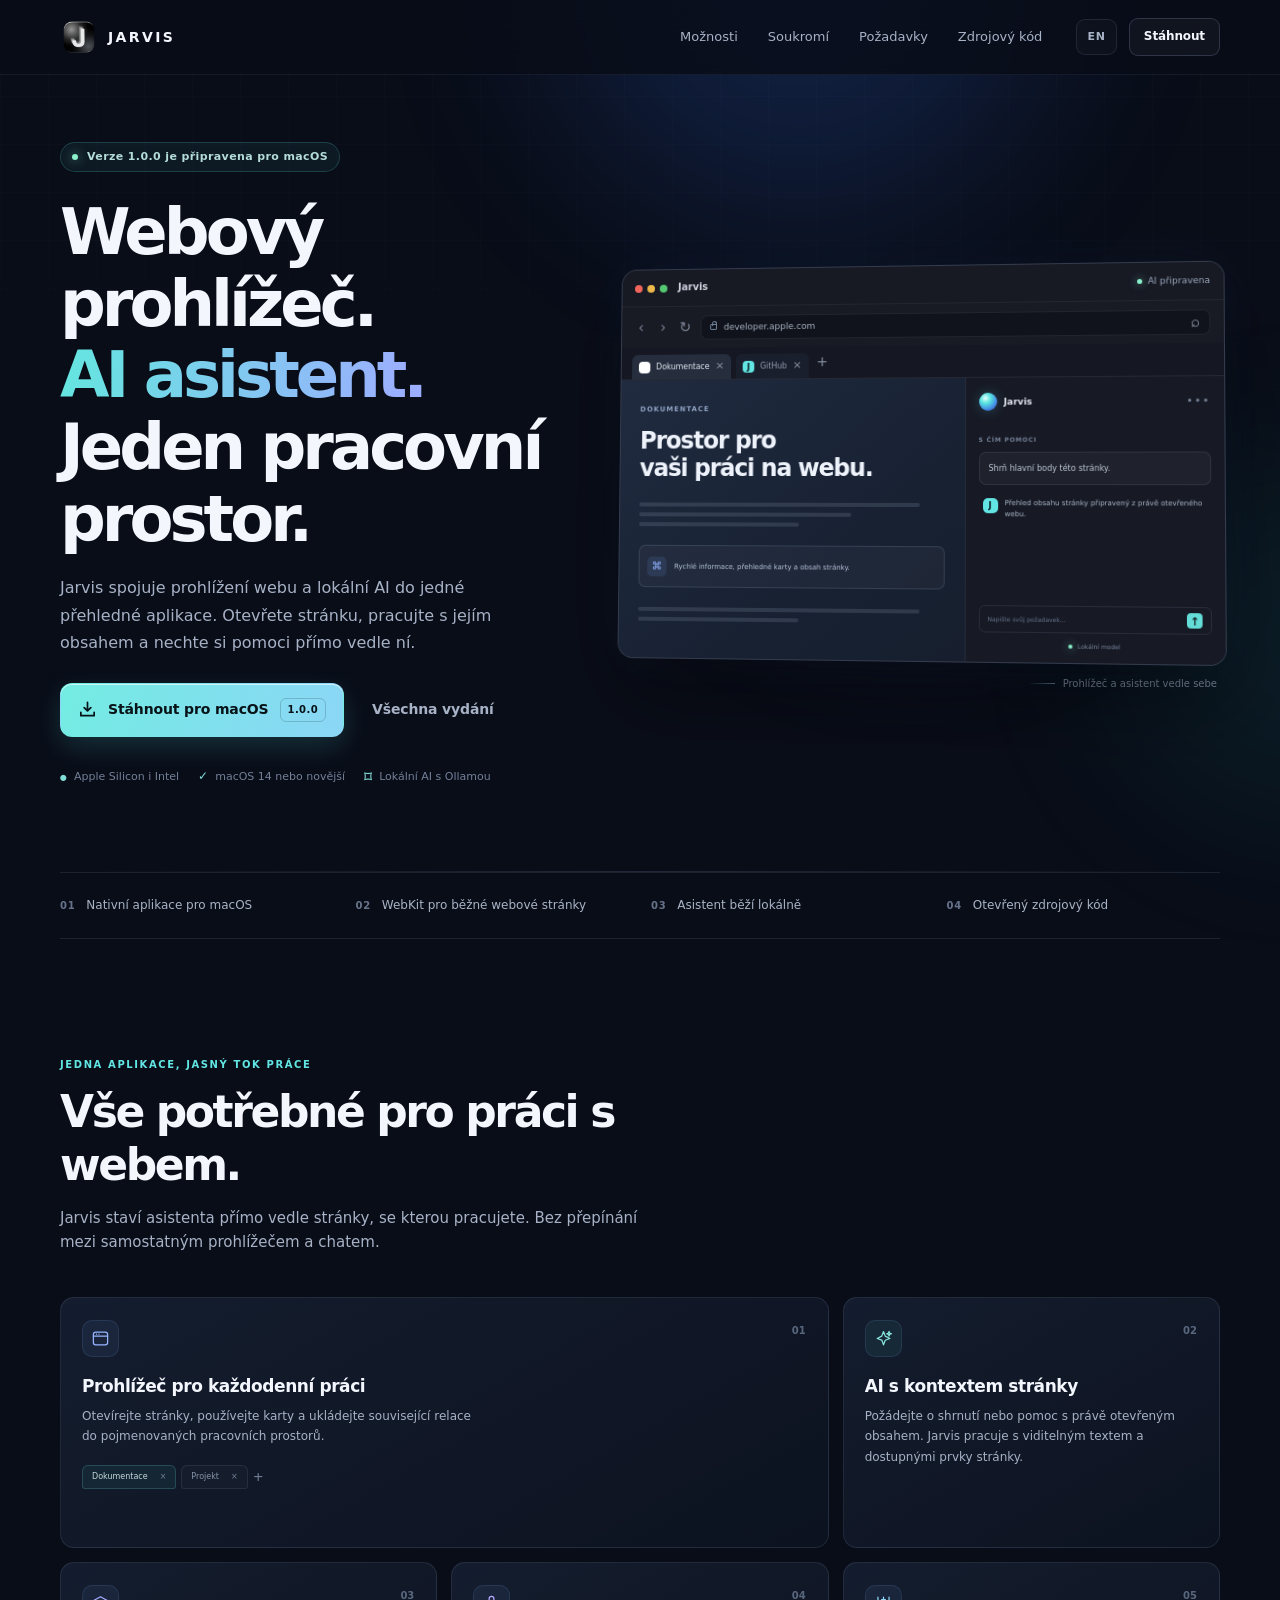
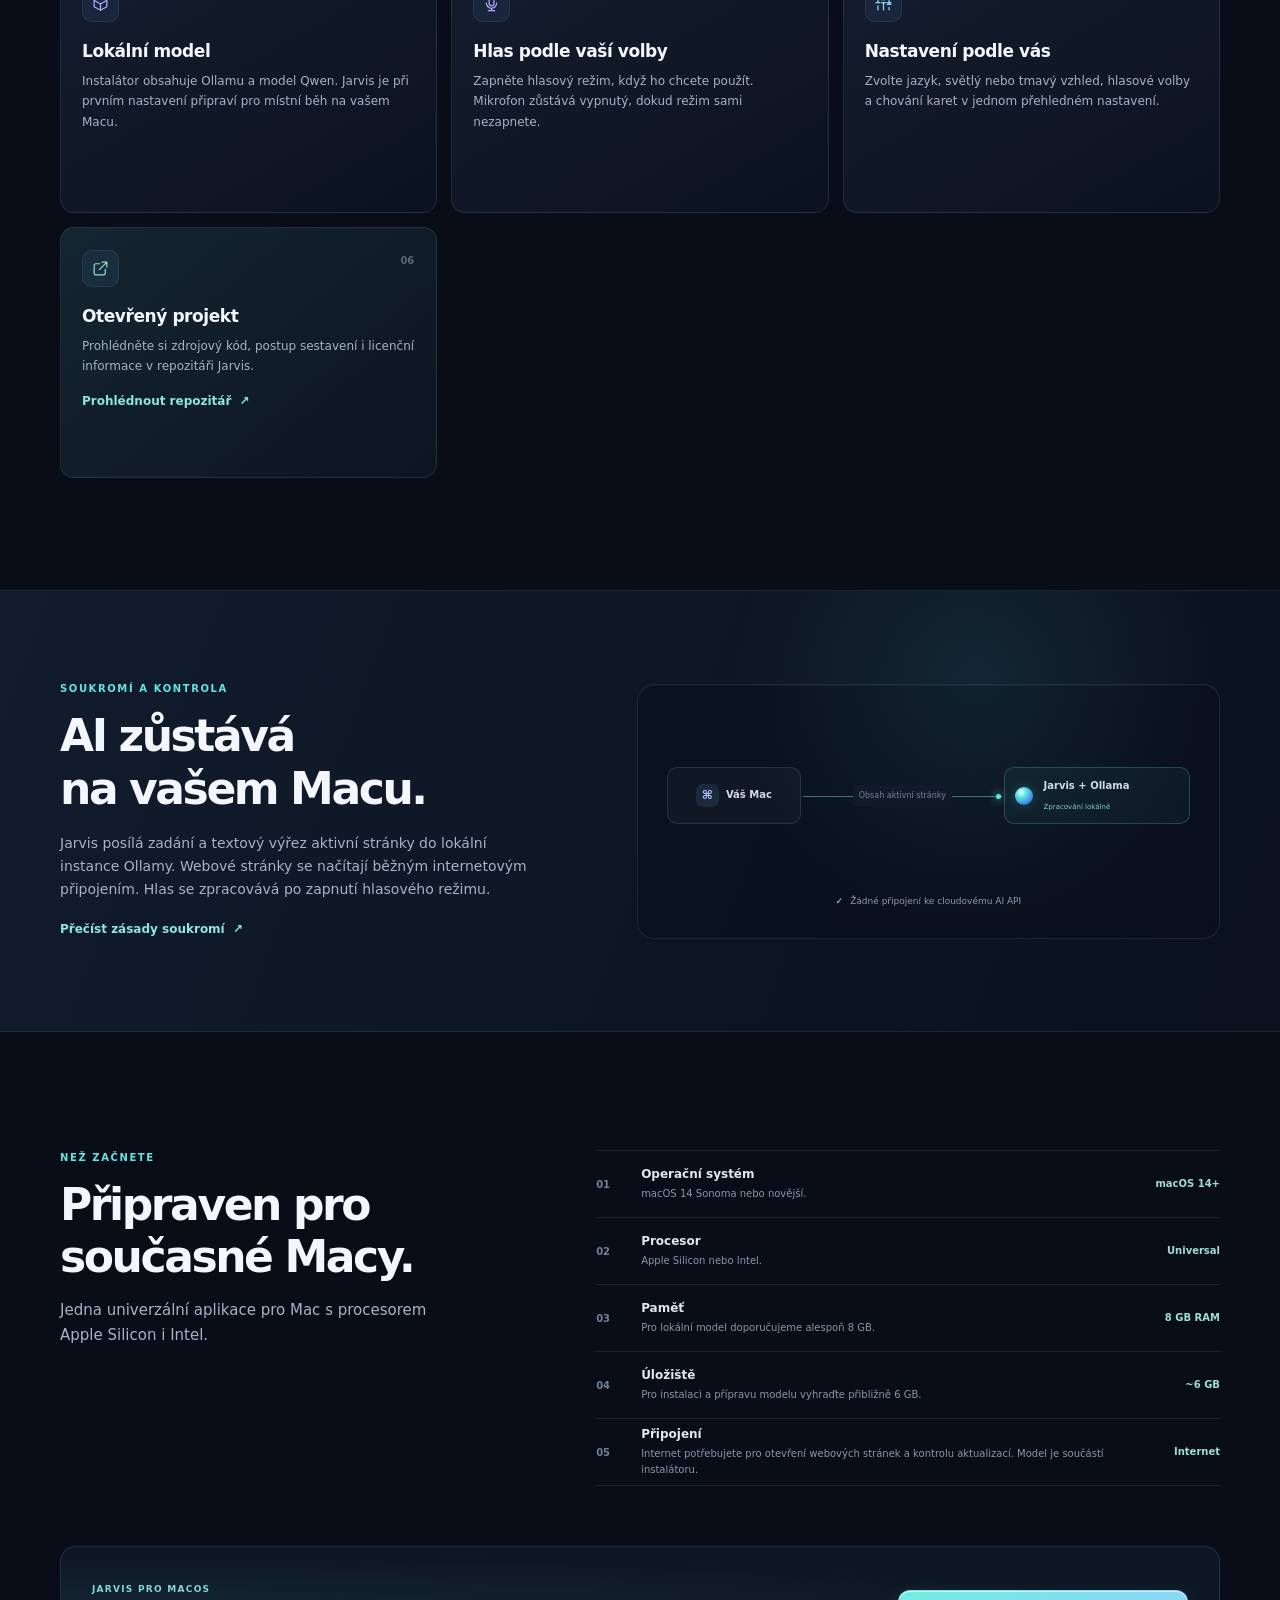
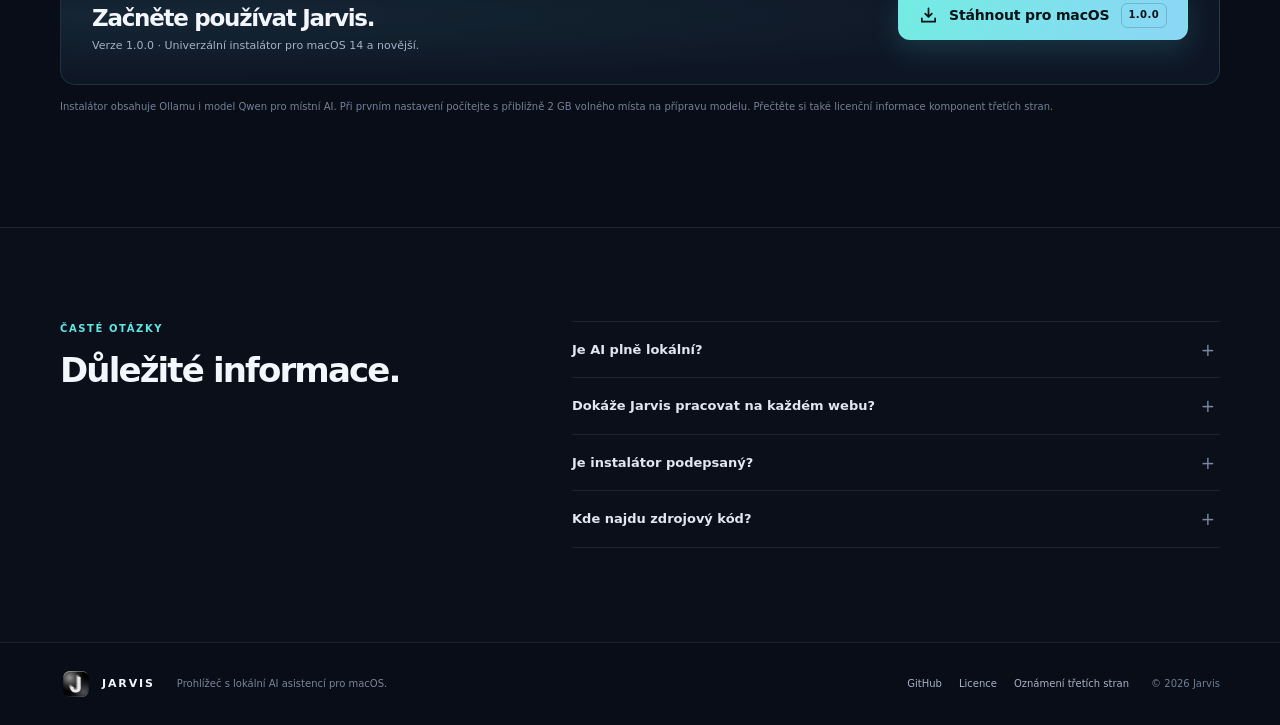
<file: docs/index.html>
<!doctype html>
<html lang="cs">
<head>
  <meta charset="utf-8">
  <meta name="viewport" content="width=device-width, initial-scale=1">
  <meta name="theme-color" content="#0b1020">
  <meta name="description" content="Jarvis spojuje webový prohlížeč a lokální AI asistenci v jedné aplikaci pro macOS. Stáhněte si univerzální verzi pro Apple Silicon i Intel.">
  <meta property="og:title" content="Jarvis — prohlížeč s AI pro macOS">
  <meta property="og:description" content="Webový prohlížeč a lokální AI asistent v jedné aplikaci.">
  <meta property="og:type" content="website">
  <link rel="icon" type="image/png" href="assets/jarvis-icon.png">
  <link rel="stylesheet" href="styles.css">
  <title>Jarvis — prohlížeč s AI pro macOS</title>
</head>
<body>
  <div class="ambient ambient-one" aria-hidden="true"></div>
  <div class="ambient ambient-two" aria-hidden="true"></div>

  <header class="site-header">
    <nav class="nav shell" aria-label="Hlavní navigace">
      <a class="brand" href="#top" aria-label="Jarvis, domů">
        <img src="assets/jarvis-icon.png" alt="" width="38" height="38">
        <span>JARVIS</span>
      </a>
      <div class="nav-links" id="nav-links">
        <a href="#features" data-i18n="navFeatures">Možnosti</a>
        <a href="#privacy" data-i18n="navPrivacy">Soukromí</a>
        <a href="#requirements" data-i18n="navRequirements">Požadavky</a>
        <a href="https://github.com/WilliamKlierq/Jarvis" target="_blank" rel="noreferrer" data-i18n="navSource">Zdrojový kód</a>
      </div>
      <div class="nav-actions">
        <button class="language-toggle" id="language-toggle" type="button" aria-label="Switch language to English">EN</button>
        <a class="button button-small button-outline" href="#download" data-i18n="navDownload">Stáhnout</a>
        <button class="menu-toggle" id="menu-toggle" type="button" aria-expanded="false" aria-controls="nav-links" aria-label="Otevřít navigaci">
          <span></span><span></span>
        </button>
      </div>
    </nav>
  </header>

  <main id="top">
    <section class="hero shell">
      <div class="hero-copy">
        <div class="eyebrow"><span class="status-dot"></span><span data-i18n="eyebrow">Verze 1.0.0 je připravena pro macOS</span></div>
        <h1 data-i18n="heroTitle">Webový prohlížeč.<br><span>AI asistent.</span><br>Jeden pracovní prostor.</h1>
        <p class="hero-lead" data-i18n="heroLead">Jarvis spojuje prohlížení webu a lokální AI do jedné přehledné aplikace. Otevřete stránku, pracujte s jejím obsahem a nechte si pomoci přímo vedle ní.</p>
        <div class="hero-actions" id="download">
          <a class="button button-primary" id="download-button" href="https://github.com/WilliamKlierq/Jarvis/releases/latest" aria-label="Stáhnout Jarvis 1.0.0 pro macOS">
            <svg viewBox="0 0 20 20" aria-hidden="true"><path d="M10 2.5v9m0 0 3.5-3.5M10 11.5 6.5 8M3 13v3.5h14V13"/></svg>
            <span data-i18n="downloadButton">Stáhnout pro macOS</span>
            <span class="button-version">1.0.0</span>
          </a>
          <a class="button button-quiet" href="https://github.com/WilliamKlierq/Jarvis/releases" target="_blank" rel="noreferrer" data-i18n="releasesButton">Všechna vydání</a>
        </div>
        <div class="hero-meta">
          <span><i class="meta-icon meta-apple">●</i><span data-i18n="metaUniversal">Apple Silicon i Intel</span></span>
          <span><i class="meta-icon meta-check">✓</i><span data-i18n="metaMinimum">macOS 14 nebo novější</span></span>
          <span><i class="meta-icon meta-shield">⌑</i><span data-i18n="metaLocal">Lokální AI s Ollamou</span></span>
        </div>
      </div>

      <div class="hero-visual" aria-label="Stylizovaný náhled okna aplikace Jarvis">
        <div class="visual-glow" aria-hidden="true"></div>
        <div class="app-window">
          <div class="window-titlebar">
            <div class="traffic-lights"><i></i><i></i><i></i></div>
            <span>Jarvis</span>
            <div class="window-title-spacer"></div>
            <span class="window-status"><i></i><span data-i18n="previewLocal">AI připravena</span></span>
          </div>
          <div class="browser-toolbar">
            <div class="toolbar-symbol">‹</div><div class="toolbar-symbol">›</div><div class="toolbar-symbol">↻</div>
            <div class="address-bar"><span class="lock-mark"></span><span>developer.apple.com</span><span class="address-end">⌕</span></div>
          </div>
          <div class="tab-strip">
            <div class="tab tab-active"><span class="tab-favicon">A</span><span data-i18n="previewTab">Dokumentace</span><b>×</b></div>
            <div class="tab tab-inactive"><span class="tab-favicon tab-favicon-cyan">J</span><span>GitHub</span><b>×</b></div>
            <span class="tab-plus">+</span>
          </div>
          <div class="window-content">
            <div class="page-preview">
              <div class="page-kicker" data-i18n="previewPageKicker">DOKUMENTACE</div>
              <div class="page-heading" data-i18n="previewPageTitle">Prostor pro<br>vaši práci na webu.</div>
              <div class="page-line page-line-wide"></div><div class="page-line"></div><div class="page-line page-line-short"></div>
              <div class="page-card"><span class="page-card-icon">⌘</span><span data-i18n="previewPageCard">Rychlé informace, přehledné karty a obsah stránky.</span></div>
              <div class="page-line page-line-wide"></div><div class="page-line page-line-short"></div>
            </div>
            <aside class="assistant-preview">
              <div class="assistant-heading"><span class="assistant-orb"></span><span>Jarvis</span><span class="assistant-more">•••</span></div>
              <div class="assistant-label" data-i18n="previewAssistantLabel">S ČÍM POMOCI</div>
              <div class="assistant-message" data-i18n="previewAssistantPrompt">Shrň hlavní body této stránky.</div>
              <div class="assistant-response">
                <span class="response-mark">J</span>
                <p data-i18n="previewAssistantAnswer">Přehled obsahu stránky připravený z právě otevřeného webu.</p>
              </div>
              <div class="assistant-input"><span data-i18n="previewInput">Napište svůj požadavek…</span><b>↑</b></div>
              <div class="assistant-footnote"><i></i><span data-i18n="previewFootnote">Lokální model</span></div>
            </aside>
          </div>
        </div>
        <div class="visual-caption"><span class="caption-line"></span><span data-i18n="previewCaption">Prohlížeč a asistent vedle sebe</span></div>
      </div>
      <div class="hero-bottom-fade" aria-hidden="true"></div>
    </section>

    <section class="trust-strip shell" aria-label="Přehled platformy">
      <div><span class="trust-number">01</span><span data-i18n="trustOne">Nativní aplikace pro macOS</span></div>
      <div><span class="trust-number">02</span><span data-i18n="trustTwo">WebKit pro běžné webové stránky</span></div>
      <div><span class="trust-number">03</span><span data-i18n="trustThree">Asistent běží lokálně</span></div>
      <div><span class="trust-number">04</span><span data-i18n="trustFour">Otevřený zdrojový kód</span></div>
    </section>

    <section class="section shell" id="features">
      <div class="section-heading">
        <div class="section-kicker" data-i18n="featuresKicker">JEDNA APLIKACE, JASNÝ TOK PRÁCE</div>
        <h2 data-i18n="featuresTitle">Vše potřebné pro práci s webem.</h2>
        <p data-i18n="featuresLead">Jarvis staví asistenta přímo vedle stránky, se kterou pracujete. Bez přepínání mezi samostatným prohlížečem a chatem.</p>
      </div>
      <div class="feature-grid">
        <article class="feature-card feature-card-large">
          <div class="feature-icon icon-browser"><svg viewBox="0 0 24 24" aria-hidden="true"><rect x="3" y="4" width="18" height="16" rx="3"/><path d="M3 9h18M7 6.5h.01M10 6.5h.01"/></svg></div>
          <span class="card-index">01</span>
          <h3 data-i18n="featureBrowserTitle">Prohlížeč pro každodenní práci</h3>
          <p data-i18n="featureBrowserText">Otevírejte stránky, používejte karty a ukládejte související relace do pojmenovaných pracovních prostorů.</p>
          <div class="mini-tabs"><span class="mini-tab mini-tab-active">Dokumentace <b>×</b></span><span class="mini-tab">Projekt <b>×</b></span><span class="mini-add">+</span></div>
        </article>
        <article class="feature-card">
          <div class="feature-icon icon-assistant"><svg viewBox="0 0 24 24" aria-hidden="true"><path d="M12 3.2 14.2 9l5.8 3-5.8 2.2-2.2 5.8L9.8 14 4 12l5.8-3z"/><path d="m19 3 .8 2.2L22 6l-2.2.8L19 9l-.8-2.2L16 6l2.2-.8z"/></svg></div>
          <span class="card-index">02</span>
          <h3 data-i18n="featureAssistantTitle">AI s kontextem stránky</h3>
          <p data-i18n="featureAssistantText">Požádejte o shrnutí nebo pomoc s právě otevřeným obsahem. Jarvis pracuje s viditelným textem a dostupnými prvky stránky.</p>
        </article>
        <article class="feature-card">
          <div class="feature-icon icon-model"><svg viewBox="0 0 24 24" aria-hidden="true"><path d="M12 3.5 20 8v8l-8 4.5L4 16V8z"/><path d="m4.4 8.2 7.6 4.4 7.6-4.4M12 12.6v7.7"/></svg></div>
          <span class="card-index">03</span>
          <h3 data-i18n="featureLocalTitle">Lokální model</h3>
          <p data-i18n="featureLocalText">Asistent používá Ollamu a model Qwen na vašem Macu. První nastavení stáhne potřebné komponenty z jejich oficiálních zdrojů.</p>
        </article>
        <article class="feature-card">
          <div class="feature-icon icon-voice"><svg viewBox="0 0 24 24" aria-hidden="true"><rect x="9" y="3" width="6" height="12" rx="3"/><path d="M5.5 11.5a6.5 6.5 0 0 0 13 0M12 18v3m-4 0h8"/></svg></div>
          <span class="card-index">04</span>
          <h3 data-i18n="featureVoiceTitle">Hlas podle vaší volby</h3>
          <p data-i18n="featureVoiceText">Zapněte hlasový režim, když ho chcete použít. Mikrofon zůstává vypnutý, dokud režim sami nezapnete.</p>
        </article>
        <article class="feature-card">
          <div class="feature-icon icon-control"><svg viewBox="0 0 24 24" aria-hidden="true"><path d="M5 4v7m0 4v5M12 4v3m0 4v9m7-16v9m0 4v3M2.5 11h5m2 0h5m2 0h5m-12-4h5m2 6h5"/></svg></div>
          <span class="card-index">05</span>
          <h3 data-i18n="featureControlTitle">Nastavení podle vás</h3>
          <p data-i18n="featureControlText">Zvolte jazyk, světlý nebo tmavý vzhled, hlasové volby a chování karet v jednom přehledném nastavení.</p>
        </article>
        <article class="feature-card feature-card-accent">
          <div class="feature-icon icon-open"><svg viewBox="0 0 24 24" aria-hidden="true"><path d="M14 4h6v6m-.5-5.5-9 9"/><path d="M18 13v5a2 2 0 0 1-2 2H6a2 2 0 0 1-2-2V8a2 2 0 0 1 2-2h5"/></svg></div>
          <span class="card-index">06</span>
          <h3 data-i18n="featureOpenTitle">Otevřený projekt</h3>
          <p data-i18n="featureOpenText">Prohlédněte si zdrojový kód, postup sestavení i licenční informace v repozitáři Jarvis.</p>
          <a class="text-link" href="https://github.com/WilliamKlierq/Jarvis" target="_blank" rel="noreferrer"><span data-i18n="featureSourceLink">Prohlédnout repozitář</span><span aria-hidden="true">↗</span></a>
        </article>
      </div>
    </section>

    <section class="privacy-section" id="privacy">
      <div class="privacy-inner shell">
        <div class="privacy-copy">
          <div class="section-kicker" data-i18n="privacyKicker">SOUKROMÍ A KONTROLA</div>
          <h2 data-i18n="privacyTitle">AI zůstává<br>na vašem Macu.</h2>
          <p data-i18n="privacyLead">Jarvis posílá zadání a textový výřez aktivní stránky do lokální instance Ollamy. Webové stránky se načítají běžným internetovým připojením. Hlas se zpracovává po zapnutí hlasového režimu.</p>
          <a class="text-link" href="https://github.com/WilliamKlierq/Jarvis#privacy" target="_blank" rel="noreferrer"><span data-i18n="privacyMore">Přečíst zásady soukromí</span><span aria-hidden="true">↗</span></a>
        </div>
        <div class="privacy-diagram" aria-label="Schéma lokálního zpracování">
          <div class="diagram-node diagram-user"><span class="node-symbol">⌘</span><span data-i18n="diagramMac">Váš Mac</span></div>
          <div class="diagram-connection"><span data-i18n="diagramPage">Obsah aktivní stránky</span><i></i></div>
          <div class="diagram-node diagram-ai"><span class="diagram-orb"></span><span>Jarvis + Ollama</span><small data-i18n="diagramLocal">Zpracování lokálně</small></div>
          <div class="diagram-note"><span class="note-check">✓</span><span data-i18n="diagramNote">Žádné připojení ke cloudovému AI API</span></div>
        </div>
      </div>
    </section>

    <section class="section shell" id="requirements">
      <div class="requirements-layout">
        <div class="section-heading requirements-heading">
          <div class="section-kicker" data-i18n="requirementsKicker">NEŽ ZAČNETE</div>
          <h2 data-i18n="requirementsTitle">Připraven pro současné Macy.</h2>
          <p data-i18n="requirementsLead">Jedna univerzální aplikace pro Mac s procesorem Apple Silicon i Intel.</p>
        </div>
        <div class="requirements-list">
          <div class="requirement-row"><span class="requirement-number">01</span><div><strong data-i18n="reqOsTitle">Operační systém</strong><p data-i18n="reqOsText">macOS 14 Sonoma nebo novější.</p></div><span class="requirement-value">macOS 14+</span></div>
          <div class="requirement-row"><span class="requirement-number">02</span><div><strong data-i18n="reqChipTitle">Procesor</strong><p data-i18n="reqChipText">Apple Silicon nebo Intel.</p></div><span class="requirement-value">Universal</span></div>
          <div class="requirement-row"><span class="requirement-number">03</span><div><strong data-i18n="reqMemoryTitle">Paměť</strong><p data-i18n="reqMemoryText">Pro lokální model doporučujeme alespoň 8 GB.</p></div><span class="requirement-value">8 GB RAM</span></div>
          <div class="requirement-row"><span class="requirement-number">04</span><div><strong data-i18n="reqDiskTitle">Úložiště</strong><p data-i18n="reqDiskText">Pro model a runtime si vyhraďte přibližně 6 GB.</p></div><span class="requirement-value">~6 GB</span></div>
          <div class="requirement-row"><span class="requirement-number">05</span><div><strong data-i18n="reqNetworkTitle">První nastavení AI</strong><p data-i18n="reqNetworkText">Vyžaduje připojení k internetu pro stažení Ollamy a modelu.</p></div><span class="requirement-value" data-i18n="reqInternet">Internet</span></div>
        </div>
      </div>
      <div class="download-panel">
        <div class="download-panel-copy">
          <span class="download-panel-tag" data-i18n="downloadTag">JARVIS PRO MACOS</span>
          <h2 data-i18n="downloadTitle">Začněte používat Jarvis.</h2>
          <p data-i18n="downloadLead">Verze 1.0.0 · Univerzální instalátor pro macOS 14 a novější.</p>
        </div>
        <a class="button button-primary" href="https://github.com/WilliamKlierq/Jarvis/releases/latest" id="download-button-bottom">
          <svg viewBox="0 0 20 20" aria-hidden="true"><path d="M10 2.5v9m0 0 3.5-3.5M10 11.5 6.5 8M3 13v3.5h14V13"/></svg>
          <span data-i18n="downloadButton">Stáhnout pro macOS</span>
          <span class="button-version">1.0.0</span>
        </a>
      </div>
      <p class="release-note" data-i18n="releaseNote">Instalátor může při prvním spuštění AI stáhnout přibližně 2 GB modelových dat. Přečtěte si také licenční informace komponent třetích stran.</p>
    </section>

    <section class="faq-section">
      <div class="shell faq-layout">
        <div class="section-heading">
          <div class="section-kicker" data-i18n="faqKicker">ČASTÉ OTÁZKY</div>
          <h2 data-i18n="faqTitle">Důležité informace.</h2>
        </div>
        <div class="faq-list">
          <details><summary data-i18n="faqOneQ">Je AI plně lokální?</summary><p data-i18n="faqOneA">Jazykový model běží přes Ollamu na tomto Macu. Stránky, které otevřete, se samozřejmě načítají z internetu. Jarvis nevolá ChatGPT ani jiné cloudové AI API.</p></details>
          <details><summary data-i18n="faqTwoQ">Dokáže Jarvis pracovat na každém webu?</summary><p data-i18n="faqTwoA">Jarvis umí číst viditelný text a pracovat s běžnými přístupnými ovládacími prvky. Některé stránky, například aplikace založené na plátně nebo vlastní interaktivní prvky, mohou vyžadovat další podporu.</p></details>
          <details><summary data-i18n="faqThreeQ">Je instalátor podepsaný?</summary><p data-i18n="faqThreeA">Veřejné vydání potřebuje podpis Developer ID a ověření Apple, aby instalace proběhla bez bezpečnostních upozornění. Stav podpisu a ověření bude uveden přímo u souborů vydání.</p></details>
          <details><summary data-i18n="faqFourQ">Kde najdu zdrojový kód?</summary><p data-i18n="faqFourA">Zdrojový kód, postup sestavení a licenční informace jsou v repozitáři Jarvis na GitHubu.</p></details>
        </div>
      </div>
    </section>
  </main>

  <footer class="site-footer">
    <div class="footer-inner shell">
      <a class="brand footer-brand" href="#top"><img src="assets/jarvis-icon.png" alt="" width="32" height="32"><span>JARVIS</span></a>
      <p data-i18n="footerLine">Prohlížeč s lokální AI asistencí pro macOS.</p>
      <div class="footer-links">
        <a href="https://github.com/WilliamKlierq/Jarvis" target="_blank" rel="noreferrer" data-i18n="footerSource">GitHub</a>
        <a href="https://github.com/WilliamKlierq/Jarvis/blob/main/LICENSE" target="_blank" rel="noreferrer" data-i18n="footerLicense">Licence</a>
        <a href="https://github.com/WilliamKlierq/Jarvis/blob/main/ASSET-LICENSES.md" target="_blank" rel="noreferrer" data-i18n="footerNotices">Oznámení třetích stran</a>
      </div>
      <span class="copyright">© <span id="year"></span> Jarvis</span>
    </div>
  </footer>
  <script src="site.js" defer></script>
</body>
</html>
</file>
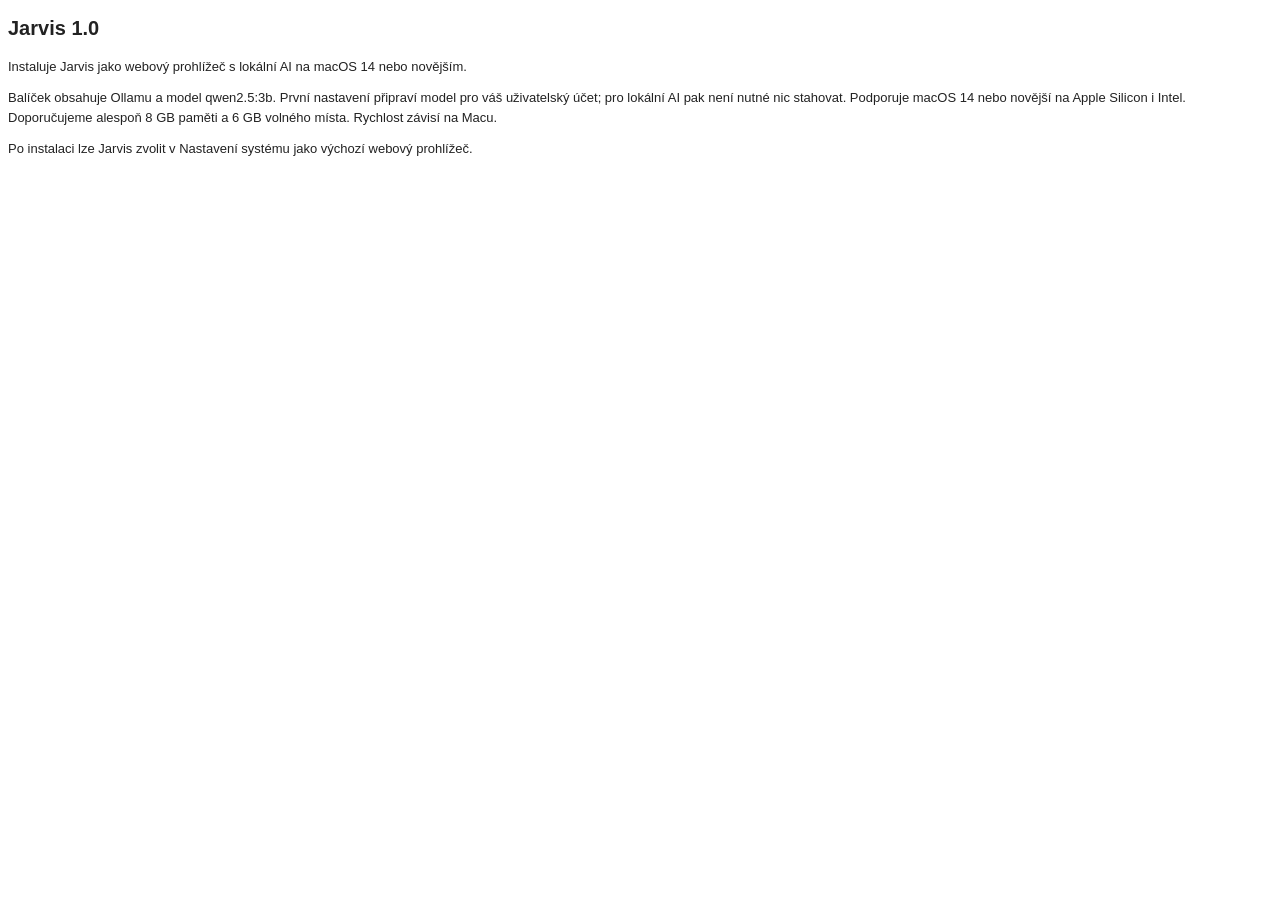
<file: packaging/resources/Welcome.html>
<!doctype html>
<html><head><meta charset="utf-8"><style>body{font:13px -apple-system,BlinkMacSystemFont,sans-serif;color:#222;line-height:1.5}h1{font-size:20px;font-weight:600}p{margin:12px 0}</style></head>
<body>
<h1>Jarvis 1.0</h1>
<p>Instaluje Jarvis jako webový prohlížeč s lokální AI na macOS 14 nebo novějším.</p>
<p>Balíček obsahuje Ollamu a model qwen2.5:3b. První nastavení připraví model pro váš uživatelský účet; pro lokální AI pak není nutné nic stahovat. Podporuje macOS 14 nebo novější na Apple Silicon i Intel. Doporučujeme alespoň 8 GB paměti a 6 GB volného místa. Rychlost závisí na Macu.</p>
<p>Po instalaci lze Jarvis zvolit v Nastavení systému jako výchozí webový prohlížeč.</p>
</body></html>
</file>
<file: docs/styles.css>
:root {
  color-scheme: dark;
  --bg: #090d18;
  --bg-soft: #0d1322;
  --panel: #111a2b;
  --panel-light: #151f33;
  --line: rgba(190, 209, 243, .11);
  --text: #f3f6fc;
  --muted: #a7b2c6;
  --subtle: #738098;
  --cyan: #62e6e4;
  --blue: #91a9ff;
  --mint: #89f0cb;
  --font: ui-sans-serif, system-ui, -apple-system, BlinkMacSystemFont, 'Segoe UI', sans-serif;
  --display: ui-sans-serif, system-ui, -apple-system, BlinkMacSystemFont, 'Segoe UI', sans-serif;
}

* { box-sizing: border-box; }
html { scroll-behavior: smooth; scroll-padding-top: 92px; }
body { margin: 0; background: var(--bg); color: var(--text); font-family: var(--font); font-size: 15px; line-height: 1.65; overflow-x: hidden; }
body::before { content: ''; position: fixed; inset: 0; z-index: -2; pointer-events: none; background-image: linear-gradient(rgba(151, 177, 222, .025) 1px, transparent 1px), linear-gradient(90deg, rgba(151, 177, 222, .025) 1px, transparent 1px); background-size: 48px 48px; mask-image: linear-gradient(to bottom, black, transparent 82%); }
a { color: inherit; text-decoration: none; }
button { font: inherit; }
.shell { width: min(1160px, calc(100% - 64px)); margin-inline: auto; }
.ambient { position: absolute; z-index: -1; border-radius: 50%; filter: blur(90px); opacity: .2; pointer-events: none; }
.ambient-one { width: 500px; height: 500px; top: -280px; left: 43%; background: #3168d9; }
.ambient-two { width: 400px; height: 370px; top: 450px; right: -230px; background: #1fcacb; opacity: .08; }

.site-header { position: sticky; z-index: 20; top: 0; border-bottom: 1px solid rgba(180, 201, 238, .08); background: rgba(9, 13, 24, .82); backdrop-filter: blur(18px); -webkit-backdrop-filter: blur(18px); }
.nav { min-height: 74px; display: flex; align-items: center; justify-content: space-between; gap: 34px; }
.brand { display: inline-flex; align-items: center; gap: 10px; flex: 0 0 auto; font: 800 14px/1 var(--display); letter-spacing: .17em; }
.brand img { display: block; border-radius: 12px; object-fit: cover; }
.nav-links { display: flex; align-items: center; gap: 30px; margin-left: auto; }
.nav-links a, .footer-links a { color: var(--muted); font-size: 13px; transition: color .18s ease; }
.nav-links a:hover, .footer-links a:hover { color: var(--text); }
.nav-actions { display: flex; align-items: center; gap: 12px; }
.language-toggle, .menu-toggle { border: 1px solid var(--line); background: rgba(255,255,255,.025); color: var(--muted); cursor: pointer; }
.language-toggle { border-radius: 9px; padding: 8px 10px; font-size: 11px; font-weight: 700; letter-spacing: .08em; transition: color .18s, border-color .18s, background .18s; }
.language-toggle:hover { color: var(--text); border-color: rgba(98, 230, 228, .38); background: rgba(98, 230, 228, .07); }
.button { min-height: 50px; display: inline-flex; align-items: center; justify-content: center; gap: 11px; padding: 0 20px; border: 1px solid transparent; border-radius: 12px; font-size: 14px; font-weight: 700; letter-spacing: -.01em; cursor: pointer; transition: transform .18s ease, box-shadow .18s ease, border-color .18s ease, background .18s ease; }
.button:hover { transform: translateY(-2px); }
.button:focus-visible, .language-toggle:focus-visible, .menu-toggle:focus-visible, a:focus-visible, summary:focus-visible { outline: 2px solid var(--cyan); outline-offset: 3px; }
.button svg { width: 19px; height: 19px; fill: none; stroke: currentColor; stroke-width: 1.8; stroke-linecap: round; stroke-linejoin: round; }
.button-primary { color: #071318; background: linear-gradient(110deg, #73ece2 0%, #8bd6f6 100%); box-shadow: 0 10px 28px rgba(81, 221, 223, .17), inset 0 1px rgba(255,255,255,.6); }
.button-primary:hover { box-shadow: 0 14px 34px rgba(81, 221, 223, .25), inset 0 1px rgba(255,255,255,.65); }
.button-version { padding: 3px 7px; border: 1px solid rgba(7, 19, 24, .18); border-radius: 6px; font-size: 10px; letter-spacing: .04em; }
.button-small { min-height: 38px; padding: 0 14px; font-size: 12px; border-radius: 9px; }
.button-outline { color: var(--text); border-color: rgba(167, 190, 233, .2); background: rgba(255,255,255,.035); }
.button-outline:hover { border-color: rgba(98, 230, 228, .45); background: rgba(98, 230, 228, .07); }
.button-quiet { color: var(--muted); background: transparent; }
.button-quiet:hover { color: var(--text); }
.menu-toggle { display: none; width: 40px; height: 38px; align-items: center; justify-content: center; flex-direction: column; gap: 5px; border-radius: 9px; }
.menu-toggle span { width: 16px; height: 1px; background: currentColor; }

.hero { min-height: 635px; display: grid; grid-template-columns: minmax(0, .92fr) minmax(0, 1.08fr); align-items: center; gap: 34px; padding-top: 67px; padding-bottom: 58px; position: relative; }
.hero-copy { position: relative; z-index: 2; padding-bottom: 24px; }
.eyebrow { display: inline-flex; align-items: center; gap: 9px; min-height: 30px; padding: 4px 11px; border: 1px solid rgba(98,230,228,.19); border-radius: 999px; color: #b4dcd9; background: rgba(98,230,228,.055); font-size: 11px; font-weight: 600; letter-spacing: .035em; }
.status-dot { width: 6px; height: 6px; border-radius: 50%; background: var(--mint); box-shadow: 0 0 12px rgba(137,240,203,.75); }
h1, h2, h3, p { margin-top: 0; }
h1 { margin: 25px 0 19px; max-width: 610px; font: 700 clamp(43px, 5vw, 65px)/1.12 var(--display); letter-spacing: -.062em; }
h1 span { color: transparent; background: linear-gradient(95deg, #65e5e0 2%, #9caeff 95%); background-clip: text; -webkit-background-clip: text; }
.hero-lead { max-width: 485px; margin-bottom: 26px; color: var(--muted); font-size: 16px; line-height: 1.72; }
.hero-actions { display: flex; align-items: center; flex-wrap: wrap; gap: 7px; }
.hero-actions .button-primary { min-height: 54px; padding-inline: 17px; }
.hero-meta { display: flex; align-items: center; flex-wrap: wrap; gap: 12px 19px; margin-top: 28px; color: var(--subtle); font-size: 11px; }
.hero-meta > span { display: inline-flex; align-items: center; gap: 7px; }
.meta-icon { font-style: normal; color: #80ddd7; font-size: 12px; font-weight: 700; }
.meta-apple { font-size: 8px; }
.meta-shield { font-size: 15px; }

.hero-visual { min-width: 0; position: relative; perspective: 1200px; }
.visual-glow { position: absolute; inset: 12% 3% -6% 2%; border-radius: 50%; background: radial-gradient(ellipse at center, rgba(57, 120, 219, .27), rgba(30, 75, 143, .06) 48%, transparent 72%); filter: blur(26px); }
.app-window { position: relative; overflow: hidden; border: 1px solid rgba(192,211,248,.2); border-radius: 16px; background: #121722; box-shadow: 0 38px 90px rgba(0,0,0,.46), 0 0 55px rgba(81,125,223,.08), inset 0 1px rgba(255,255,255,.07); transform: rotateY(-5deg) rotateX(2deg); transform-origin: center; }
.window-titlebar { height: 38px; display: flex; align-items: center; gap: 11px; padding-inline: 13px; border-bottom: 1px solid rgba(255,255,255,.055); color: #d0d5e0; background: #171923; font-size: 10px; font-weight: 700; }
.traffic-lights { display: flex; gap: 5px; }
.traffic-lights i { width: 8px; height: 8px; border-radius: 50%; background: #f0655b; }
.traffic-lights i:nth-child(2) { background: #ecb84b; }
.traffic-lights i:nth-child(3) { background: #55c872; }
.window-title-spacer { flex: 1; }
.window-status { display: inline-flex; align-items: center; gap: 5px; color: #9aa8bc; font-size: 9px; font-weight: 500; }
.window-status i, .assistant-footnote i { width: 5px; height: 5px; border-radius: 50%; background: var(--mint); box-shadow: 0 0 8px rgba(137,240,203,.7); }
.browser-toolbar { height: 42px; display: flex; align-items: center; gap: 9px; padding-inline: 13px; background: #181a24; }
.toolbar-symbol { width: 14px; text-align: center; color: #7b8495; font-size: 15px; }
.address-bar { height: 25px; flex: 1; display: flex; align-items: center; gap: 7px; padding: 0 9px; border: 1px solid rgba(183,196,220,.1); border-radius: 7px; color: #a7b1c2; background: #10131b; font-size: 9px; }
.lock-mark { width: 7px; height: 6px; border: 1px solid #6e829b; border-radius: 1px; position: relative; }
.lock-mark::before { content: ''; position: absolute; left: 1px; top: -4px; width: 3px; height: 4px; border: 1px solid #6e829b; border-bottom: 0; border-radius: 4px 4px 0 0; }
.address-end { margin-left: auto; font-size: 15px; }
.tab-strip { height: 33px; display: flex; align-items: end; gap: 5px; padding: 0 11px; border-bottom: 1px solid rgba(255,255,255,.075); background: #151823; }
.tab { max-width: 128px; height: 25px; display: flex; align-items: center; gap: 6px; padding: 0 7px; border-radius: 6px 6px 0 0; color: #939bad; background: #1a1f2d; font-size: 8px; white-space: nowrap; }
.tab-active { color: #e5eaf2; background: #262e3e; }
.tab b { color: #8c95a5; font-size: 11px; font-weight: 400; }
.tab-favicon { width: 12px; height: 12px; display: grid; place-items: center; border-radius: 4px; color: white; background: #fff; font-size: 8px; font-weight: 800; }
.tab-favicon-cyan { color: #071318; background: var(--cyan); }
.tab-plus { align-self: center; margin-left: 3px; color: #8993a6; font-size: 14px; }
.window-content { min-height: 282px; display: grid; grid-template-columns: 1.16fr .84fr; }
.page-preview { padding: 25px 20px 22px; background: linear-gradient(140deg, #202b40, #172132 65%, #171f2e); }
.page-kicker { margin-bottom: 11px; color: #91a4c3; font-size: 7px; font-weight: 700; letter-spacing: .16em; }
.page-heading { margin-bottom: 20px; color: #eef3fb; font: 700 24px/1.2 var(--display); letter-spacing: -.05em; }
.page-line { width: 70%; height: 4px; margin: 6px 0; border-radius: 5px; background: rgba(204,219,244,.13); }
.page-line-wide { width: 92%; }
.page-line-short { width: 53%; }
.page-card { display: flex; align-items: center; gap: 8px; min-height: 43px; margin: 19px 0 20px; padding: 8px; border: 1px solid rgba(178,201,244,.14); border-radius: 7px; color: #b8c6dc; background: rgba(233,241,255,.035); font-size: 7px; line-height: 1.45; }
.page-card-icon { width: 20px; height: 20px; display: grid; place-items: center; flex: 0 0 auto; border-radius: 5px; color: #91b3ff; background: rgba(115,152,233,.13); font-size: 11px; }
.assistant-preview { display: flex; flex-direction: column; padding: 15px 13px 11px; border-left: 1px solid rgba(191,211,246,.09); background: #171a25; }
.assistant-heading { display: flex; align-items: center; gap: 7px; margin-bottom: 24px; color: #e5e9f1; font-size: 9px; font-weight: 700; }
.assistant-orb, .diagram-orb { width: 18px; height: 18px; border-radius: 50%; background: radial-gradient(circle at 35% 30%, #e6ffff, #59e4dd 30%, #4386e8 68%, #262847); box-shadow: 0 0 12px rgba(87,210,226,.25); }
.assistant-more { margin-left: auto; color: #737e93; letter-spacing: 2px; }
.assistant-label { margin-bottom: 7px; color: #76839a; font-size: 6px; font-weight: 700; letter-spacing: .13em; }
.assistant-message { padding: 9px; border: 1px solid rgba(185,205,239,.1); border-radius: 7px; color: #bdc7d8; background: rgba(255,255,255,.035); font-size: 8px; }
.assistant-response { display: flex; gap: 7px; padding: 13px 4px; color: #aab6c8; font-size: 7px; line-height: 1.5; }
.assistant-response p { margin: 0; }
.response-mark { width: 15px; height: 15px; display: grid; place-items: center; flex: 0 0 auto; border-radius: 5px; color: #071318; background: var(--cyan); font-size: 8px; font-weight: 800; }
.assistant-input { min-height: 27px; display: flex; align-items: center; gap: 5px; margin-top: auto; padding: 0 8px; border: 1px solid rgba(185,205,239,.1); border-radius: 6px; color: #657189; font-size: 6px; }
.assistant-input b { width: 15px; height: 15px; display: grid; place-items: center; margin-left: auto; border-radius: 4px; color: #152327; background: #64ddd9; font-size: 11px; }
.assistant-footnote { display: flex; align-items: center; justify-content: center; gap: 5px; margin-top: 8px; color: #76839a; font-size: 6px; }
.assistant-footnote i { width: 4px; height: 4px; }
.visual-caption { display: flex; align-items: center; justify-content: flex-end; gap: 8px; margin: 15px 3px 0; color: #7f8ba1; font-size: 10px; }
.caption-line { width: 27px; height: 1px; background: linear-gradient(90deg, transparent, #657995); }
.hero-bottom-fade { position: absolute; bottom: 0; left: 0; right: 0; height: 1px; background: linear-gradient(90deg, transparent, rgba(163,189,235,.16), transparent); }

.trust-strip { display: grid; grid-template-columns: repeat(4,1fr); gap: 22px; padding: 23px 0; border-bottom: 1px solid var(--line); border-top: 1px solid var(--line); }
.trust-strip > div { display: flex; align-items: center; gap: 11px; color: #a9b4c6; font-size: 12px; }
.trust-number { color: #66738a; font: 600 10px var(--display); letter-spacing: .07em; }

.section { padding-top: 118px; padding-bottom: 112px; }
.section-heading { max-width: 680px; margin-bottom: 42px; }
.section-kicker { margin-bottom: 12px; color: var(--cyan); font-size: 10px; font-weight: 700; letter-spacing: .16em; }
.section-heading h2, .privacy-copy h2, .download-panel h2 { margin: 0 0 14px; font: 700 clamp(31px, 4vw, 44px)/1.2 var(--display); letter-spacing: -.055em; }
.section-heading p { max-width: 615px; margin: 0; color: var(--muted); font-size: 15px; }
.feature-grid { display: grid; grid-template-columns: repeat(3,1fr); gap: 14px; }
.feature-card { min-height: 251px; position: relative; overflow: hidden; padding: 22px 21px; border: 1px solid var(--line); border-radius: 14px; background: linear-gradient(150deg, rgba(24,34,53,.78), rgba(13,19,32,.92)); transition: transform .2s ease, border-color .2s ease, background .2s ease; }
.feature-card:hover { transform: translateY(-3px); border-color: rgba(125,178,239,.25); background: linear-gradient(150deg, rgba(27,40,63,.9), rgba(14,21,35,.96)); }
.feature-card-large { grid-column: span 2; }
.feature-card-accent { background: linear-gradient(140deg, rgba(25,50,61,.68), rgba(14,22,34,.94)); }
.feature-icon { width: 37px; height: 37px; display: grid; place-items: center; margin-bottom: 18px; border: 1px solid rgba(117,169,240,.13); border-radius: 10px; color: #97b4ff; background: rgba(99,143,218,.09); }
.feature-icon svg { width: 19px; height: 19px; fill: none; stroke: currentColor; stroke-width: 1.55; stroke-linecap: round; stroke-linejoin: round; }
.icon-assistant { color: #89e6de; background: rgba(81,201,194,.08); }
.icon-model { color: #a6aeff; }
.icon-voice { color: #b8a7ff; }
.icon-control { color: #8dd8f6; }
.icon-open { color: #8fe0bd; }
.card-index { position: absolute; top: 27px; right: 22px; color: #59677e; font: 600 10px var(--display); }
.feature-card h3 { max-width: 285px; margin-bottom: 8px; font: 650 17px/1.35 var(--display); letter-spacing: -.025em; }
.feature-card p { max-width: 390px; margin: 0; color: var(--muted); font-size: 12px; line-height: 1.7; }
.mini-tabs { display: flex; align-items: center; gap: 5px; margin-top: 18px; }
.mini-tab { min-height: 24px; display: flex; align-items: center; gap: 12px; padding: 0 9px; border: 1px solid rgba(182,204,238,.1); border-radius: 6px 6px 3px 3px; color: #8694a9; background: rgba(255,255,255,.02); font-size: 8px; }
.mini-tab b { color: #748197; font-weight: 400; }
.mini-tab-active { border-color: rgba(100,223,221,.21); color: #c4dbdd; background: rgba(71,181,181,.08); }
.mini-add { color: #76849b; font-size: 13px; }
.text-link { display: inline-flex; align-items: center; gap: 8px; margin-top: 15px; color: #8ee7dc; font-size: 12px; font-weight: 600; }
.text-link span:last-child { transition: transform .18s; }
.text-link:hover span:last-child { transform: translate(2px,-2px); }

.privacy-section { position: relative; overflow: hidden; border-block: 1px solid rgba(176,204,243,.09); background: linear-gradient(110deg, rgba(20,32,50,.8), rgba(12,19,32,.8)); }
.privacy-section::before { content: ''; position: absolute; width: 500px; height: 500px; right: 4%; top: -36%; border-radius: 50%; background: radial-gradient(circle, rgba(72,181,186,.11), transparent 69%); pointer-events: none; }
.privacy-inner { min-height: 440px; display: grid; grid-template-columns: .92fr 1.08fr; align-items: center; gap: 80px; padding-top: 68px; padding-bottom: 68px; }
.privacy-copy h2 { margin-bottom: 16px; }
.privacy-copy > p { max-width: 480px; margin: 0; color: var(--muted); font-size: 14px; }
.privacy-copy .text-link { margin-top: 19px; }
.privacy-diagram { min-height: 255px; display: grid; grid-template-columns: .72fr 1fr 1fr; grid-template-rows: 1fr auto; align-items: center; gap: 8px; padding: 29px; border: 1px solid rgba(190,211,247,.12); border-radius: 17px; background: rgba(8,14,25,.42); box-shadow: inset 0 1px rgba(255,255,255,.03); }
.diagram-node { display: flex; align-items: center; justify-content: center; gap: 7px; min-height: 57px; border: 1px solid rgba(172,198,239,.14); border-radius: 10px; background: rgba(255,255,255,.03); color: #d0daec; font-size: 10px; font-weight: 600; }
.node-symbol { width: 23px; height: 23px; display: grid; place-items: center; border-radius: 7px; color: #aec5ff; background: rgba(120,153,220,.13); font-size: 12px; }
.diagram-connection { display: flex; align-items: center; justify-content: center; position: relative; color: #74839b; font-size: 8px; text-align: center; }
.diagram-connection::before { content: ''; position: absolute; top: 50%; left: -6px; right: -6px; z-index: 0; height: 1px; background: rgba(99,218,214,.5); }
.diagram-connection span { position: relative; z-index: 1; max-width: 100px; padding: 4px 6px; background: #101a29; }
.diagram-connection i { position: absolute; top: calc(50% - 2px); right: -5px; z-index: 2; width: 5px; height: 5px; border-radius: 50%; background: var(--cyan); box-shadow: 0 0 8px var(--cyan); }
.diagram-ai { position: relative; display: grid; grid-template-columns: 22px 1fr; justify-content: start; justify-items: start; column-gap: 7px; padding: 10px; border-color: rgba(102,225,219,.23); background: rgba(73,168,173,.07); }
.diagram-orb { grid-row: span 2; align-self: center; }
.diagram-ai small { color: #88c9c5; font-size: 7px; font-weight: 500; }
.diagram-note { grid-column: 1/-1; display: flex; align-items: center; justify-content: center; gap: 7px; margin-top: 8px; color: #8f9db2; font-size: 9px; }
.note-check { color: var(--mint); }

.requirements-layout { display: grid; grid-template-columns: .85fr 1.15fr; gap: 75px; }
.requirements-heading { margin-bottom: 0; }
.requirements-heading p { max-width: 380px; }
.requirements-list { border-top: 1px solid var(--line); }
.requirement-row { min-height: 67px; display: grid; grid-template-columns: 33px 1fr auto; align-items: center; gap: 12px; border-bottom: 1px solid var(--line); }
.requirement-number { color: #718098; font: 600 10px var(--display); }
.requirement-row strong { display: block; color: #e2e8f3; font-size: 12px; font-weight: 600; }
.requirement-row p { margin: 1px 0 0; color: #8996ab; font-size: 10px; }
.requirement-value { color: #9fddda; font-size: 10px; font-weight: 600; }
.download-panel { display: flex; align-items: center; justify-content: space-between; gap: 26px; margin-top: 60px; padding: 28px 31px; border: 1px solid rgba(102,211,215,.16); border-radius: 15px; background: radial-gradient(ellipse at 8% 50%, rgba(70,158,167,.12), transparent 65%), rgba(16,26,42,.75); }
.download-panel-tag { color: #82d8d3; font-size: 9px; font-weight: 700; letter-spacing: .14em; }
.download-panel h2 { margin: 5px 0; font-size: 23px; }
.download-panel p { margin: 0; color: var(--muted); font-size: 11px; }
.download-panel .button { flex: 0 0 auto; }
.release-note { margin: 14px 0 0; color: #748198; font-size: 10px; }

.faq-section { border-top: 1px solid var(--line); background: rgba(13,19,31,.48); }
.faq-layout { display: grid; grid-template-columns: .8fr 1.2fr; gap: 80px; padding-top: 93px; padding-bottom: 94px; }
.faq-layout .section-heading { margin: 0; }
.faq-layout .section-heading h2 { font-size: 34px; }
.faq-list details { border-top: 1px solid var(--line); }
.faq-list details:last-child { border-bottom: 1px solid var(--line); }
.faq-list summary { position: relative; padding: 17px 34px 17px 0; color: #e1e7f1; font-size: 13px; font-weight: 600; cursor: pointer; list-style: none; }
.faq-list summary::-webkit-details-marker { display: none; }
.faq-list summary::after { content: '+'; position: absolute; top: 14px; right: 5px; color: #7c8aa2; font-size: 17px; font-weight: 400; transition: transform .2s; }
.faq-list details[open] summary::after { transform: rotate(45deg); color: var(--cyan); }
.faq-list details p { max-width: 620px; margin: -3px 28px 18px 0; color: var(--muted); font-size: 11px; line-height: 1.7; }

.site-footer { border-top: 1px solid var(--line); }
.footer-inner { min-height: 82px; display: flex; align-items: center; gap: 22px; }
.footer-brand { font-size: 11px; }
.footer-brand img { border-radius: 9px; }
.footer-inner > p { margin: 0; color: #78869b; font-size: 10px; }
.footer-links { display: flex; gap: 17px; margin-left: auto; }
.footer-links a { font-size: 10px; }
.copyright { color: #707e92; font-size: 10px; }

@media (max-width: 960px) {
  .shell { width: min(100% - 48px, 790px); }
  .nav-links { gap: 17px; }
  .nav-links a { font-size: 11px; }
  .hero { grid-template-columns: 1fr; gap: 45px; padding-top: 64px; }
  .hero-copy { max-width: 680px; padding-bottom: 0; }
  .hero-visual { max-width: 710px; width: 100%; margin-inline: auto; }
  .trust-strip { grid-template-columns: repeat(2,1fr); row-gap: 17px; }
  .privacy-inner { gap: 36px; }
  .requirements-layout { gap: 38px; }
  .faq-layout { gap: 40px; }
}
@media (max-width: 680px) {
  html { scroll-padding-top: 72px; }
  .shell { width: min(100% - 36px, 520px); }
  .nav { min-height: 64px; gap: 12px; }
  .brand { gap: 8px; font-size: 12px; }
  .brand img { width: 32px; height: 32px; border-radius: 10px; }
  .nav-actions { gap: 8px; }
  .nav-actions > .button { display: none; }
  .menu-toggle { display: flex; }
  .nav-links { position: absolute; top: calc(100% + 1px); left: 0; right: 0; display: none; flex-direction: column; align-items: stretch; gap: 0; padding: 8px 18px 15px; border-bottom: 1px solid var(--line); background: rgba(9,13,24,.97); }
  .nav-links.is-open { display: flex; }
  .nav-links a { padding: 11px 0; border-bottom: 1px solid rgba(190,209,243,.07); font-size: 13px; }
  .nav-links a:last-child { border: 0; }
  .hero { min-height: 0; padding-top: 47px; padding-bottom: 41px; gap: 34px; }
  h1 { margin-top: 21px; font-size: clamp(38px, 11.5vw, 54px); }
  .hero-lead { font-size: 14px; }
  .hero-actions { align-items: stretch; }
  .hero-actions .button-primary { flex: 1 1 auto; }
  .hero-actions .button-quiet { flex: 0 0 auto; padding-inline: 10px; font-size: 12px; }
  .hero-meta { gap: 10px 14px; font-size: 10px; }
  .hero-visual { margin-inline: -2px; width: calc(100% + 4px); }
  .app-window { border-radius: 12px; transform: none; }
  .window-content { min-height: 250px; grid-template-columns: 1fr .92fr; }
  .page-preview { padding: 20px 14px; }
  .page-heading { font-size: 19px; }
  .assistant-preview { padding: 12px 10px 8px; }
  .assistant-heading { margin-bottom: 18px; }
  .trust-strip { grid-template-columns: 1fr 1fr; gap: 14px 10px; padding-block: 18px; }
  .trust-strip > div { align-items: flex-start; font-size: 10px; line-height: 1.4; }
  .trust-number { font-size: 9px; }
  .section { padding-top: 76px; padding-bottom: 75px; }
  .section-heading { margin-bottom: 29px; }
  .section-heading h2, .privacy-copy h2 { font-size: 32px; }
  .section-heading p { font-size: 13px; }
  .feature-grid { grid-template-columns: 1fr; gap: 10px; }
  .feature-card { min-height: 0; padding: 19px; }
  .feature-card-large { grid-column: auto; }
  .feature-card h3 { font-size: 16px; }
  .feature-card p { font-size: 11px; }
  .privacy-inner { grid-template-columns: 1fr; gap: 36px; padding-top: 67px; padding-bottom: 68px; }
  .privacy-copy > p { font-size: 13px; }
  .privacy-diagram { min-height: 210px; grid-template-columns: .7fr .85fr 1.15fr; gap: 4px; padding: 17px 10px; }
  .diagram-node { min-height: 52px; gap: 5px; font-size: 8px; }
  .diagram-ai { grid-template-columns: 17px 1fr; column-gap: 5px; padding: 7px; }
  .diagram-orb { width: 15px; height: 15px; }
  .diagram-ai small { font-size: 6px; }
  .diagram-connection { font-size: 7px; }
  .diagram-note { font-size: 8px; }
  .requirements-layout { grid-template-columns: 1fr; gap: 27px; }
  .requirements-heading { margin-bottom: 0; }
  .requirement-row { grid-template-columns: 25px 1fr auto; gap: 7px; }
  .requirement-value { font-size: 9px; }
  .requirement-row p { max-width: 280px; font-size: 9px; }
  .download-panel { flex-direction: column; align-items: flex-start; margin-top: 40px; padding: 23px; }
  .download-panel h2 { font-size: 21px; }
  .download-panel .button { width: 100%; }
  .release-note { font-size: 9px; }
  .faq-layout { grid-template-columns: 1fr; gap: 22px; padding-top: 70px; padding-bottom: 70px; }
  .faq-layout .section-heading h2 { font-size: 30px; }
  .footer-inner { align-items: flex-start; flex-wrap: wrap; gap: 12px 16px; padding-block: 21px; }
  .footer-inner > p { order: 2; flex-basis: 100%; }
  .footer-links { order: 3; flex-basis: 100%; margin-left: 0; flex-wrap: wrap; gap: 10px 15px; }
  .copyright { margin-left: auto; padding-top: 9px; }
}
@media (prefers-reduced-motion: reduce) {
  *, *::before, *::after { scroll-behavior: auto !important; transition-duration: .01ms !important; animation-duration: .01ms !important; animation-iteration-count: 1 !important; }
}
</file>
